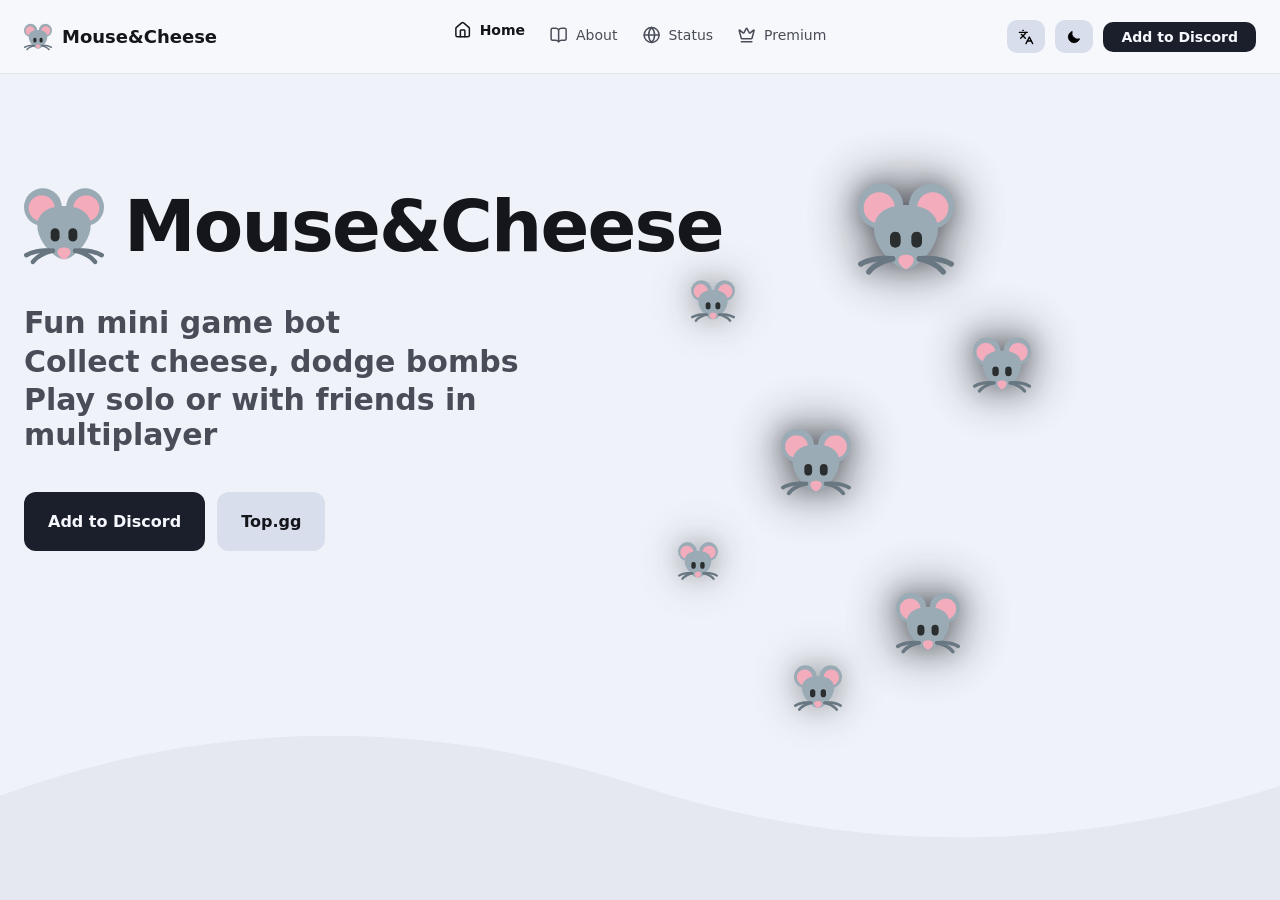
<file: index.html>
<!doctype html>
<html lang="en" class="dark">
  <head>
    <meta charset="UTF-8" />
    <meta name="viewport" content="width=device-width, initial-scale=1" />
    <meta name="theme-color" content="#292b31" />
    <meta name="description" content="Mouse&Cheese is a fully customizable, completely free multi-purpose Discord bot." />
    <title>Mouse&amp;Cheese - Discord Game Bot</title>
    <link rel="icon" href="assets/mouse.svg" type="image/svg+xml" />
    <link rel="stylesheet" href="style.css?v=20261020" />
  </head>
  <body>
    <main class="page">
      <header class="site-header">
        <nav class="navbar" aria-label="Main navigation" data-i18n-aria="mainNav">
          <a class="brand" href="" aria-label="Mouse&Cheese home" data-i18n-aria="brandHome"><span class="brand-icon" data-mouse-size="28"></span><span>Mouse&amp;Cheese</span></a>
          <ul class="nav-links">
            <li><a class="nav-link is-active" href="index.html" data-page="Home"><span class="nav-icon nav-icon-home" aria-hidden="true"></span><span data-i18n="home">Home</span></a></li>
            <li><a class="nav-link" href="about" data-page="About"><span class="nav-icon nav-icon-about" aria-hidden="true"></span><span data-i18n="about">About</span></a></li>
            <li><span class="nav-link is-disabled" aria-disabled="true"><span class="nav-icon nav-icon-status" aria-hidden="true"></span><span data-i18n="status">Status</span></span></li>
            <li><span class="nav-link is-disabled" aria-disabled="true"><span class="nav-icon nav-icon-premium" aria-hidden="true"></span><span data-i18n="premium">Premium</span></span></li>
          </ul>
          <div class="nav-actions">
            <div class="language-control">
              <button class="button button-secondary utility-button" type="button" data-language-toggle aria-label="Change language" aria-expanded="false" aria-controls="language-menu" data-i18n-aria="changeLanguage">
                <img class="utility-button-icon" src="assets/translate.svg" alt="" aria-hidden="true" />
              </button>
              <div class="language-menu" id="language-menu" role="group" aria-label="Choose language" data-i18n-aria="languageMenu" hidden>
                <button type="button" data-language="en" lang="en">English</button>
                <button type="button" data-language="ru" lang="ru">Русский</button>
                <button type="button" data-language="uk" lang="uk">Українська</button>
                <button type="button" data-language="be" lang="be">Беларуская</button>
                <button type="button" data-language="pl" lang="pl">Polski</button>
              </div>
            </div>
            <button class="button button-secondary utility-button" type="button" data-theme-toggle aria-label="Switch to light theme" aria-pressed="false">
              <img class="utility-button-icon" src="assets/sun.svg" alt="" aria-hidden="true" />
            </button>
            <a class="button button-primary dashboard-button" href="https://mousecheesebot.github.io/invite" target="_self" data-invite-button data-i18n="addToDiscord">Add to Discord</a>
          </div>
        </nav>
      </header>
      <div class="home-content">
      <section class="hero" aria-labelledby="hero-title">
        <div class="floaters" aria-hidden="true"></div>
        <div class="hero-content"><div class="hero-copy">
          <div class="hero-title-row"><span class="hero-icon" data-mouse-size="80"></span><h1 id="hero-title">Mouse&amp;Cheese</h1></div>
          <div class="hero-description"><p data-i18n="heroLine1">Fun mini game bot</p><p data-i18n="heroLine2">Collect cheese, dodge bombs</p><p data-i18n="heroLine3">Play solo or with friends in multiplayer</p></div>
          <div class="hero-actions"><a class="button button-primary hero-button" href="https://mousecheesebot.github.io/invite" target="_self" data-invite-button data-i18n="addToDiscord">Add to Discord</a><a class="button button-secondary hero-button" href="https://top.gg/bot/1392922499024687226" target="_blank" rel="noopener noreferrer">Top.gg</a></div>
        </div></div>
        <div class="bottom-wave" aria-hidden="true"><svg viewBox="0 0 1440 220" preserveAspectRatio="none"><path class="wave-desktop" d="M0,120 C240,40 480,40 720,110 C960,180 1200,180 1440,110 L1440,220 L0,220 Z" /><path class="wave-mobile" d="M0,110 C190,68 350,68 550,100 C820,150 1110,140 1440,92 L1440,220 L0,220 Z" /></svg></div>
      </section>
      <section class="feature-showcase" aria-label="Feature overview" data-i18n-aria="featureOverview">
        <article class="feature-row">
          <div class="feature-visual feature-visual-music" aria-hidden="true">
            <div class="mouse-collage mouse-collage-music">
              <img class="mouse-sticker mouse-sticker-large" src="assets/mouse.svg" alt="" />
            </div>
          </div>
          <div class="feature-copy">
            <h2 data-i18n="discordGame">Discord Game</h2>
            <p data-i18n="discordGameDescription">Play solo in single player or with friends in multiplayer. Dodge bombs and other players shots and be the first to collect the cheese</p>
          </div>
        </article>

        <article class="feature-row feature-row-reverse">
          <div class="feature-copy">
            <h2 data-i18n="leaderboard">Global Leaderboard</h2>
            <p data-i18n="leaderboardDescription">Compete with top cheese and cup leaders to become the top one</p>
          </div>
          <div class="feature-visual feature-visual-levels" aria-hidden="true">
            <div class="level-scene">
              <img class="mouse-sticker mouse-sticker-small mouse-sticker-level mouse-sticker-level-left" src="assets/mouse.svg" alt="" />
              <img class="mouse-sticker mouse-sticker-large mouse-sticker-level mouse-sticker-level-right" src="assets/mouse.svg" alt="" />
            </div>
          </div>
        </article>

        <article class="feature-row">
          <div class="feature-visual feature-visual-multipurpose" aria-hidden="true">
            <div class="multi-scene">
              <img class="mouse-sticker mouse-sticker-large mouse-sticker-center" src="assets/mouse.svg" alt="" />
              <img class="mouse-sticker mouse-sticker-small mouse-sticker-side mouse-sticker-left" src="assets/mouse.svg" alt="" />
              <img class="mouse-sticker mouse-sticker-small mouse-sticker-side mouse-sticker-right" src="assets/mouse.svg" alt="" />
            </div>
          </div>
          <div class="feature-copy">
            <h2 data-i18n="serverActivity">Server Activity</h2>
            <p data-i18n="serverActivityDescription">Keep your server active with mini-games &amp; battles to increase member activity and user engagement.</p>
          </div>
        </article>
      </section>

      <section class="after-wave" aria-label="More content below the wave" data-i18n-aria="moreContent">
        <svg class="bottom-end-wave" viewBox="0 0 1440 220" preserveAspectRatio="none" aria-hidden="true">
          <path class="wave-desktop" d="M0,120 C240,40 480,40 720,110 C960,180 1200,180 1440,110 L1440,220 L0,220 Z" fill="oklch(0.22 0.012 270)"></path>
          <path class="wave-mobile" d="M0,72 C250,24 440,26 680,66 C930,104 1180,94 1440,64 L1440,220 L0,220 Z" fill="oklch(0.22 0.012 270)"></path>
        </svg>
        <footer class="site-footer">
          <div class="footer-brand">
            <span class="footer-rat" aria-hidden="true"><img src="assets/mouse.svg" alt="" /></span>
            <span class="footer-brand-name">Mouse&amp;Cheese</span>
          </div>
          <p class="footer-description" data-i18n="footerDescription">A fun mini-game bot for Discord. Collect cheese, dodge bombs, and play solo or with friends.</p>
          <div class="footer-socials" role="group" aria-label="Social media">
            <a class="footer-social-icon" href="https://mousecheesebot.github.io/invite" aria-label="Add Mouse&Cheese to Discord" title="Discord" data-invite-button>
              <svg viewBox="0 0 24 24" aria-hidden="true"><path d="M19.7 5.2a18.2 18.2 0 0 0-4.5-1.4l-.6 1.2a16.8 16.8 0 0 0-5.2 0l-.6-1.2a18.2 18.2 0 0 0-4.5 1.4C1.5 9.4.7 13.5 1.1 17.6a18.4 18.4 0 0 0 5.5 2.8l1.2-2a12 12 0 0 1-1.9-.9l.5-.4a13 13 0 0 0 11.2 0l.5.4a12 12 0 0 1-1.9.9l1.2 2a18.4 18.4 0 0 0 5.5-2.8c.5-4.8-.8-8.8-3.2-12.4ZM8.7 14.6c-1 0-1.8-.9-1.8-2s.8-2 1.8-2 1.8.9 1.8 2-.8 2-1.8 2Zm6.6 0c-1 0-1.8-.9-1.8-2s.8-2 1.8-2 1.8.9 1.8 2-.8 2-1.8 2Z"/></svg>
            </a>
            <a class="footer-social-icon" href="https://x.com/MouseCheeseBot" aria-label="Mouse&Cheese on X (Twitter)" title="X (Twitter)" data-social-redirect>
              <svg viewBox="0 0 24 24" aria-hidden="true"><path d="M18.9 2H22l-6.8 7.8L23.2 22h-6.3L12 14.7 5.6 22H2.4l7.3-8.4L1.9 2h6.4l4.5 6.7L18.9 2Zm-1.1 17.9h1.7L7.4 4H5.6l12.2 15.9Z"/></svg>
            </a>
            <a class="footer-social-icon" href="https://www.youtube.com/@MouseCheeseOfficial" aria-label="Mouse&Cheese on YouTube" title="YouTube" data-social-redirect>
              <svg viewBox="0 0 24 24" aria-hidden="true"><path d="M23.5 6.2a3 3 0 0 0-2.1-2.1C19.5 3.6 12 3.6 12 3.6s-7.5 0-9.4.5A3 3 0 0 0 .5 6.2 31 31 0 0 0 0 12a31 31 0 0 0 .5 5.8 3 3 0 0 0 2.1 2.1c1.9.5 9.4.5 9.4.5s7.5 0 9.4-.5a3 3 0 0 0 2.1-2.1A31 31 0 0 0 24 12a31 31 0 0 0-.5-5.8ZM9.6 15.6V8.4l6.2 3.6-6.2 3.6Z"/></svg>
            </a>
            <a class="footer-social-icon footer-topgg-link" href="https://top.gg/bot/1392922499024687226" aria-label="Mouse&Cheese on Top.gg" title="Top.gg" data-social-redirect>
              <svg viewBox="0 0 250 160" aria-hidden="true"><path d="M24 0h57v81H24C11 81 0 70 0 57V24C0 11 11 0 24 0Zm66 0h136c13 0 24 11 24 24v33c0 13-11 24-24 24h-55v55c0 13-11 24-24 24H90Z"/></svg>
            </a>
          </div>
        </footer>
      </section>
      </div>
      <section class="about-content" aria-labelledby="about-title" hidden>
        <div class="about-inner">
          <p class="about-eyebrow" data-i18n="aboutEyebrow">ABOUT MOUSE&amp;CHEESE</p>
          <h1 id="about-title" data-i18n="aboutTitle">A game bot for your Discord server</h1>
          <p class="about-lead" data-i18n="aboutLead">Mouse&amp;Cheese brings quick mini-games, competition and server activity together in one place.</p>
          <section class="faq-section" aria-labelledby="faq-title">
            <h2 id="faq-title" data-i18n="faqTitle">Frequently asked questions</h2>
            <div class="faq-list">
              <details class="faq-item">
                <summary data-i18n="faqQuestion1">What is Mouse&amp;Cheese?</summary>
                <p data-i18n="faqAnswer1">Mouse&amp;Cheese is a Discord game bot with mini-games, battles and friendly competition.</p>
              </details>
              <details class="faq-item">
                <summary data-i18n="faqQuestion2">Can I play with my friends?</summary>
                <p data-i18n="faqAnswer2">Yes. Invite Mouse&amp;Cheese to your server and play together with your community.</p>
              </details>
              <details class="faq-item">
                <summary data-i18n="faqQuestion3">How do I add the bot?</summary>
                <p data-i18n="faqAnswer3">Use the Add to Discord button at the top of the page to invite the bot to your server.</p>
              </details>
              <details class="faq-item">
                <summary data-i18n="faqQuestion4">Is this bot safe?</summary>
                <p data-i18n="faqAnswer4">Mouse&amp;Cheese is designed to be safe. When adding it, review the permissions Discord requests and grant only the permissions you’re comfortable with.</p>
              </details>
              <details class="faq-item">
                <summary data-i18n="faqQuestion5">Can I add the bot to my Discord apps?</summary>
                <p data-i18n="faqAnswer5">Yes. Open the bot’s profile and click the “Add App” button.</p>
              </details>
            </div>
          </section>
        </div>
      </section>
    </main>
    <script src="script.js?v=20261016"></script>
  </body>
</html>
</file>
<file: style.css>
:root { color-scheme: dark; --background: oklch(0.22 0.012 270); --wave-background: oklch(0.29 0.014 270); --foreground: oklch(0.97 0.005 270); --primary: oklch(0.93 0.006 270); --primary-foreground: oklch(0.2 0.012 270); --secondary: oklch(0.32 0.014 270); --secondary-foreground: oklch(0.96 0.005 270); --muted-foreground: oklch(0.76 0.012 270); --focus: oklch(0.88 0.01 270); --header-background: rgba(18, 20, 27, 0.62); --header-border: rgba(255, 255, 255, 0.08); --scrollbar-thumb: rgba(255, 255, 255, 0.24); --scrollbar-thumb-hover: rgba(255, 255, 255, 0.38); --about-background: #181a20; --mouse-glow-strong: rgba(255, 255, 255, 0.2); --mouse-glow-soft: rgba(255, 255, 255, 0.12); }
html.theme-light { color-scheme: light; --background: oklch(0.96 0.01 270); --wave-background: oklch(0.93 0.012 270); --foreground: oklch(0.2 0.012 270); --primary: oklch(0.24 0.025 270); --primary-foreground: oklch(0.98 0.006 270); --secondary: oklch(0.9 0.02 270); --secondary-foreground: oklch(0.2 0.012 270); --muted-foreground: oklch(0.42 0.02 270); --focus: oklch(0.52 0.03 270); --header-background: rgba(250, 250, 252, 0.72); --header-border: rgba(17, 17, 17, 0.08); --scrollbar-thumb: rgba(40, 44, 56, 0.26); --scrollbar-thumb-hover: rgba(40, 44, 56, 0.4); --about-background: #f2f4f8; --mouse-glow-strong: rgba(18, 20, 26, 0.5); --mouse-glow-soft: rgba(18, 20, 26, 0.28); }
* { box-sizing: border-box; } html { height: 100%; overflow: hidden; } body { margin: 0; height: 100%; overflow: hidden; background: var(--background); color: var(--foreground); font-family: ui-sans-serif, system-ui, sans-serif; -webkit-font-smoothing: antialiased; } button { font: inherit; } img, svg { user-select: none; -webkit-user-select: none; -webkit-user-drag: none; }
::selection { background: #282b33; color: #fff; }
.page { height: 100vh; overflow-y: auto; overflow-x: hidden; background: var(--background); scrollbar-width: thin; scrollbar-color: var(--scrollbar-thumb) transparent; -ms-overflow-style: auto; } .page::-webkit-scrollbar { width: 10px; height: 10px; } .page::-webkit-scrollbar-track { background: transparent; } .page::-webkit-scrollbar-thumb { border: 2px solid transparent; border-radius: 999px; background: var(--scrollbar-thumb); background-clip: padding-box; transition: background-color 160ms ease; } .page:hover::-webkit-scrollbar-thumb { background-color: var(--scrollbar-thumb-hover); } .site-header { position: relative; z-index: 20; background: var(--header-background); border-bottom: 1px solid var(--header-border); backdrop-filter: blur(12px); -webkit-backdrop-filter: blur(12px); } .navbar { position: relative; display: flex; align-items: center; justify-content: space-between; width: 100%; max-width: 1280px; margin: 0 auto; padding: 20px 24px; }
.nav-actions { display: flex; align-items: center; gap: 10px; margin-left: auto; }
.language-control { position: relative; }
.language-menu { position: absolute; top: calc(100% + 8px); right: 0; z-index: 30; display: grid; min-width: 132px; overflow: hidden; border: 1px solid var(--header-border); border-radius: 10px; background: var(--background); box-shadow: 0 8px 24px rgba(0, 0, 0, .2); }
.language-menu[hidden] { display: none; }
.language-menu button { display: flex; align-items: center; justify-content: space-between; border: 0; padding: 10px 14px; background: transparent; color: var(--foreground); cursor: pointer; text-align: left; transition: background-color 160ms ease, color 160ms ease; }
.language-menu button[aria-pressed="true"] { background: var(--secondary); font-weight: 600; }
.language-menu button[aria-pressed="true"]::after { content: "✓"; }
.language-menu button:disabled { cursor: default; }
.language-menu button:hover:not([aria-pressed="true"]), .language-menu button:focus-visible:not([aria-pressed="true"]) { background: color-mix(in oklch, var(--secondary) 82%, var(--foreground)); }
.language-menu button:focus-visible { outline: 2px solid var(--focus); outline-offset: -2px; }
html.invite-redirecting::after { position: fixed; z-index: 1000; inset: 0; content: ""; }
.utility-button { display: inline-flex; align-items: center; justify-content: center; width: 38px; height: 33px; padding: 0; border-radius: 10px; background: var(--secondary); color: var(--secondary-foreground); }
.utility-button:hover { background: oklch(0.38 0.016 270); }
html.theme-light .utility-button:hover { background: oklch(0.8 0.02 270); }
html.theme-light .button-primary:hover { background: oklch(0.2 0.02 270); }
html.theme-light .button-secondary:hover { background: oklch(0.83 0.014 270); }
.utility-button svg, .utility-button img { width: 16px; height: 16px; display: block; }
.utility-button img { object-fit: contain; }
.dark .utility-button img { filter: invert(1); }
.wave-mobile { display: none; }
.about-content { min-height: calc(100vh - 81px); background: var(--about-background); color: var(--foreground); }
html.theme-light .bottom-wave path { fill: var(--wave-background); }
html.theme-light .feature-showcase, html.theme-light .feature-row, html.theme-light .after-wave { background: var(--wave-background); }
html.theme-light .button-secondary { background: var(--secondary); color: var(--secondary-foreground); }
html.theme-light .nav-link { color: var(--muted-foreground); }
html.theme-light .mouse-sticker-large,
html.theme-light .mouse-sticker-small,
html.theme-light .floater,
html.theme-light .mouse-collage-music .mouse-sticker-large,
html.theme-light .mouse-collage-music .mouse-sticker-small,
html.theme-light .level-scene .mouse-sticker-level,
html.theme-light .multi-scene .mouse-sticker-center,
html.theme-light .multi-scene .mouse-sticker-side { filter: drop-shadow(0 0 22px var(--mouse-glow-strong)) drop-shadow(0 0 12px var(--mouse-glow-soft)); opacity: 0.98; }
html.theme-light .nav-link.is-active, html.theme-light .nav-link.is-active:hover { color: var(--foreground); }
html.theme-light .faq-item { border-bottom-color: rgba(16, 18, 22, 0.12); }
html.theme-light .faq-item summary, html.theme-light .faq-item p { color: var(--foreground); }
html.theme-light .faq-item p { color: var(--muted-foreground); }
html.theme-light .about-card { background: rgba(0,0,0,.02); border-color: rgba(17,17,17,.08); }
html.theme-light .page { scrollbar-color: var(--scrollbar-thumb) transparent; }
html.theme-light .page:hover::-webkit-scrollbar-thumb { background-color: var(--scrollbar-thumb-hover); }
.about-inner { width: min(100%, 1080px); margin: 0 auto; padding: 112px 32px 160px; }
.about-eyebrow { margin: 0 0 22px; color: var(--muted-foreground); font-size: 13px; font-weight: 700; letter-spacing: .08em; }
.about-inner h1 { max-width: 760px; font-size: clamp(42px, 7vw, 88px); letter-spacing: -.04em; }
.about-lead { max-width: 620px; margin: 32px 0 0; color: var(--muted-foreground); font-size: clamp(20px, 2.4vw, 30px); line-height: 1.4; }
.about-grid { display: grid; grid-template-columns: repeat(2, minmax(0, 1fr)); gap: 20px; margin-top: 88px; }
.about-card { padding: 28px; border: 1px solid rgba(255,255,255,.1); border-radius: 12px; background: rgba(255,255,255,.035); }
.about-card h2 { margin: 0 0 12px; font-size: 22px; }
.about-card p { margin: 0; color: var(--muted-foreground); line-height: 1.6; }
.faq-section { margin-top: 112px; }
.faq-section > h2 { width: min(100%, 820px); margin: 0 auto 28px; font-size: clamp(30px, 4vw, 52px); letter-spacing: -.03em; text-align: center; }
.faq-list { display: grid; gap: 12px; max-width: 820px; }
.faq-item { border-bottom: 1px solid rgba(255,255,255,.12); }
.faq-item summary { padding: 22px 4px; color: var(--foreground); cursor: pointer; font-size: 20px; font-weight: 600; list-style-position: outside; }
.faq-item p { max-width: 680px; margin: 0; padding: 0 4px 22px; color: var(--muted-foreground); line-height: 1.6; }
@supports (interpolate-size: allow-keywords) and selector(details::details-content) {
  .faq-item { interpolate-size: allow-keywords; }
  .faq-item::details-content { block-size: 0; overflow: clip; transition: block-size 280ms ease, content-visibility 280ms allow-discrete; }
  .faq-item[open]::details-content { block-size: auto; }
}
@media (prefers-reduced-motion: reduce) {
  .faq-item::details-content { transition-duration: 0s; }
}
.brand { display: flex; align-items: center; gap: 10px; color: var(--foreground); text-decoration: none; } .brand-icon, .hero-icon { display: inline-flex; line-height: 0; } .brand span:last-child { font-size: 18px; font-weight: 600; }
.nav-links { position: absolute; left: 50%; display: flex; align-items: center; gap: 25px; margin: 0; padding: 0; list-style: none; transform: translateX(-50%); } .nav-link { display: inline-flex; align-items: center; gap: 8px; border: 0; padding: 0; background: transparent; color: var(--muted-foreground); cursor: pointer; user-select: none; -webkit-user-select: none; font-size: 14px; font-weight: 500; text-decoration: none; transition: transform 160ms ease; } .nav-icon { display: inline-block; width: 18px; height: 18px; flex: 0 0 18px; background-color: currentColor; mask-repeat: no-repeat; mask-position: center; mask-size: contain; -webkit-mask-repeat: no-repeat; -webkit-mask-position: center; -webkit-mask-size: contain; } .nav-icon-home { mask-image: url("assets/Home.svg"); -webkit-mask-image: url("assets/Home.svg"); } .nav-icon-about { mask-image: url("assets/About.svg"); -webkit-mask-image: url("assets/About.svg"); } .nav-icon-status { mask-image: url("assets/Status.svg"); -webkit-mask-image: url("assets/Status.svg"); } .nav-icon-premium { mask-image: url("assets/Premium.svg"); -webkit-mask-image: url("assets/Premium.svg"); } .nav-link:hover { color: var(--muted-foreground); text-decoration: none; transform: translateY(-3px); } .nav-link.is-active, .nav-link.is-active:hover { color: var(--foreground); cursor: default; text-decoration: none; transform: translateY(-5px); pointer-events: none; } .nav-link.is-active { font-weight: 600; } .nav-link.is-disabled { color: var(--muted-foreground); cursor: not-allowed; } .nav-link.is-disabled:hover { color: var(--muted-foreground); cursor: not-allowed; transform: none; }
@keyframes unavailable-feedback { 0%, 100% { transform: translateX(0); } 25% { transform: translateX(-5px); } 75% { transform: translateX(5px); } }
.nav-link.is-disabled.is-unavailable-feedback { animation: unavailable-feedback 260ms ease; }
.hero { position: relative; display: flex; min-height: calc(100svh - 80px); flex-direction: column; overflow: hidden; } .floaters { position: absolute; inset: 0; display: none; pointer-events: none; } .floater { position: absolute; animation: pulse 4s ease-in-out infinite; } @keyframes pulse { 50% { opacity: .58; } }
.after-wave { position: relative; height: 210px; background: var(--wave-background); }
.bottom-end-wave { position: absolute; right: 0; bottom: 0; left: 0; display: block; width: 100%; height: 242px; pointer-events: none; }
.site-footer { position: absolute; bottom: 15px; left: 50%; z-index: 1; width: min(100%, 1280px); margin: 0; padding: 16px 24px 0; transform: translateX(-50%); }
.footer-brand { display: flex; align-items: center; gap: 12px; }
.footer-rat { display: grid; width: 48px; height: 48px; place-items: center; }
.footer-rat img { display: block; width: 36px; height: 36px; object-fit: contain; }
.footer-brand-name { color: var(--foreground); font-size: 28px; font-weight: 500; }
.footer-description { max-width: 760px; margin: 8px 0 12px; color: var(--muted-foreground); font-size: 14px; line-height: 1.45; }
.footer-socials { display: flex; align-items: center; gap: 5px; }
.footer-social-icon { display: grid; width: 26px; height: 26px; place-items: center; color: var(--muted-foreground); cursor: pointer; text-decoration: none; transition: color 220ms ease; }
.footer-social-icon:hover { color: #fff; }
.footer-social-icon:focus-visible { border-radius: 4px; outline: 2px solid var(--focus); outline-offset: 3px; }
.footer-social-icon svg { display: block; width: 22px; height: 22px; fill: currentColor; }
.footer-topgg-link svg { width: 26px; height: 17px; }
.hero-content { position: relative; z-index: 10; width: 100%; max-width: 1280px; margin: 0 auto; padding: 80px 24px 160px; } .hero-copy { max-width: 576px; } .hero-title-row { display: flex; align-items: center; gap: 20px; } h1 { margin: 0; color: var(--foreground); font-size: 60px; line-height: 1; letter-spacing: -0.025em; } .hero-description { margin-top: 40px; color: var(--muted-foreground); font-size: 24px; font-weight: 600; line-height: 1.15; } .hero-description p { margin: 0 0 4px; } .hero-actions { display: flex; flex-wrap: wrap; align-items: center; gap: 12px; margin-top: 40px; }
.button { display: inline-flex; align-items: center; justify-content: center; border: 0; cursor: pointer; text-decoration: none; user-select: none; -webkit-user-select: none; transition: background-color 160ms ease, transform 160ms ease; } .button:hover { transform: translateY(-1px); } .button:disabled, .button:disabled:hover { cursor: not-allowed; opacity: .55; transform: none; } .button:focus-visible, .nav-link:focus-visible { outline: 3px solid var(--focus); outline-offset: 3px; } .button-primary { background: var(--primary); color: var(--primary-foreground); } .button-primary:hover { background: oklch(0.98 0.004 270); } .button-secondary { background: var(--secondary); color: var(--secondary-foreground); } .button-secondary:hover { background: oklch(0.38 0.016 270); } .dashboard-button { border-radius: 10px; padding: 7px 18px; font-size: 14px; font-weight: 600; } .hero-button { border-radius: 12px; padding: 20px 24px; font-size: 16px; font-weight: 700; }
.bottom-wave { position: absolute; right: 0; bottom: 0; left: 0; pointer-events: none; } .bottom-wave svg { display: block; width: 100%; height: auto; transform: scaleY(1.1); transform-origin: bottom; } .bottom-wave path { fill: oklch(0.29 0.014 270); }
.feature-showcase { position: relative; z-index: 2; margin-top: -24px; padding-top: 18px; padding-bottom: 0; background: var(--wave-background); color: var(--foreground); }
.feature-row { display: grid; grid-template-columns: 1.1fr 0.9fr; align-items: center; gap: 48px; padding: 52px 24px 32px; background: var(--wave-background); border-top: 0; }
.feature-row:last-child { padding-bottom: 64px; }
.feature-row-reverse { grid-template-columns: 0.9fr 1.1fr; }
.feature-copy { max-width: 560px; }
.feature-row-reverse .feature-copy { margin-left: auto; max-width: 540px; }
.feature-copy h2 { margin: 0 0 18px; font-size: clamp(2rem, 3vw, 3rem); letter-spacing: -.04em; line-height: 1; }
.feature-copy p { margin: 0; color: var(--muted-foreground); font-size: clamp(1.05rem, 1.7vw, 1.5rem); line-height: 1.5; }
.feature-visual { display: flex; align-items: center; justify-content: center; min-height: 320px; }
.mouse-collage, .level-scene, .multi-scene { position: relative; width: min(100%, 560px); height: 270px; }
.mouse-sticker { display: block; -webkit-user-drag: none; user-select: none; pointer-events: none; }
.mouse-sticker-large { width: 220px; height: 220px; filter: drop-shadow(0 18px 24px var(--mouse-glow-strong)); }
.mouse-sticker-small { width: 120px; height: 120px; opacity: 0.95; filter: drop-shadow(0 12px 18px var(--mouse-glow-soft)); }
.mouse-collage-music .mouse-sticker-large { position: absolute; left: 50%; top: 10%; transform: translateX(-50%); }
.mouse-collage-music .mouse-sticker-small { position: absolute; bottom: 14%; }
.mouse-collage-music .mouse-sticker-left { left: 7%; }
.mouse-collage-music .mouse-sticker-right { right: 7%; }
.multi-scene .mouse-sticker-side { position: absolute; bottom: 14%; }
.multi-scene .mouse-sticker-left { left: 7%; }
.multi-scene .mouse-sticker-right { right: 7%; }
.level-scene { display: flex; align-items: center; justify-content: center; }
.level-scene .mouse-sticker-level { position: absolute; bottom: 0; }
.level-scene .mouse-sticker-level-left { right: 7%; bottom: -10px; }
.level-scene .mouse-sticker-level-right { left: 50%; transform: translateX(-50%); }
.multi-scene { display: flex; align-items: center; justify-content: center; }
.multi-scene .mouse-sticker-center { position: absolute; left: 50%; bottom: 16%; transform: translateX(-50%); }
@media (min-width: 1024px) { .floaters { display: block; } }
@media (max-width: 768px) { .feature-row, .feature-row-reverse { grid-template-columns: 1fr; gap: 24px; padding: 44px 20px; } .feature-copy { max-width: 100%; } .feature-visual { min-height: 260px; } .mouse-collage-music .mouse-sticker-left { left: 7%; } .mouse-collage-music .mouse-sticker-right { right: 7%; } }
@media (min-width: 640px) { h1 { font-size: 72px; } .hero-description { font-size: 30px; } } @media (min-width: 1024px) { .floaters { display: block; } .hero-content { padding-top: 112px; } }
@media (max-width: 767px) { .navbar { flex-wrap: wrap; padding: 18px 20px; } .nav-links { position: static; display: flex; order: 3; width: 100%; justify-content: center; gap: 15px; margin-top: 14px; transform: none; } .dashboard-button { padding: 9px 13px; font-size: 13px; } .hero-content { padding-right: 20px; padding-left: 20px; } .hero-title-row { gap: 14px; } .hero-icon svg { width: 64px; height: 64px; } .hero-description { margin-top: 32px; } .hero-actions { margin-top: 32px; } .hero-button { padding: 17px 19px; font-size: 14px; } }
@media (max-width: 480px) { .page { height: 100svh; } .navbar { padding: 14px 12px; } .brand { gap: 8px; } .brand span:last-child { font-size: 15px; } .brand-icon svg { width: 24px; height: 24px; } .dashboard-button { padding: 8px 10px; font-size: 11px; } .nav-links { gap: 7px; } .nav-link { gap: 5px; font-size: 12px; } .nav-icon { width: 16px; height: 16px; flex-basis: 16px; } .hero-content { padding: 36px 16px 94px; } .hero-copy { max-width: 100%; } .hero-title-row { gap: 10px; } .hero-icon svg { width: 48px; height: 48px; } h1 { font-size: 34px; line-height: 1.1; } .hero-description { margin-top: 22px; font-size: 18px; line-height: 1.3; } .hero-description p { margin-bottom: 6px; } .hero-actions { display: flex; flex-direction: column; align-items: stretch; gap: 10px; margin-top: 24px; } .hero-button { width: 100%; padding: 15px 16px; font-size: 14px; } .wave-desktop { display: none; } .wave-mobile { display: block; } .bottom-wave svg { height: 145px; } .after-wave { height: 130px; } .site-footer { bottom: 15px; padding: 0 10px; } .footer-brand { gap: 5px; } .footer-rat { width: 28px; height: 28px; } .footer-rat img { width: 26px; height: 26px; } .footer-brand-name { font-size: 18px; } .footer-description { margin: 2px 0 3px; font-size: 10px; line-height: 1.1; } .footer-socials { gap: 5px; } .footer-social-icon { width: 20px; height: 20px; } .footer-social-icon svg { width: 16px; height: 16px; } .footer-topgg-link svg { width: 20px; height: 13px; } .bottom-end-wave { height: 143px; } }
</file>
